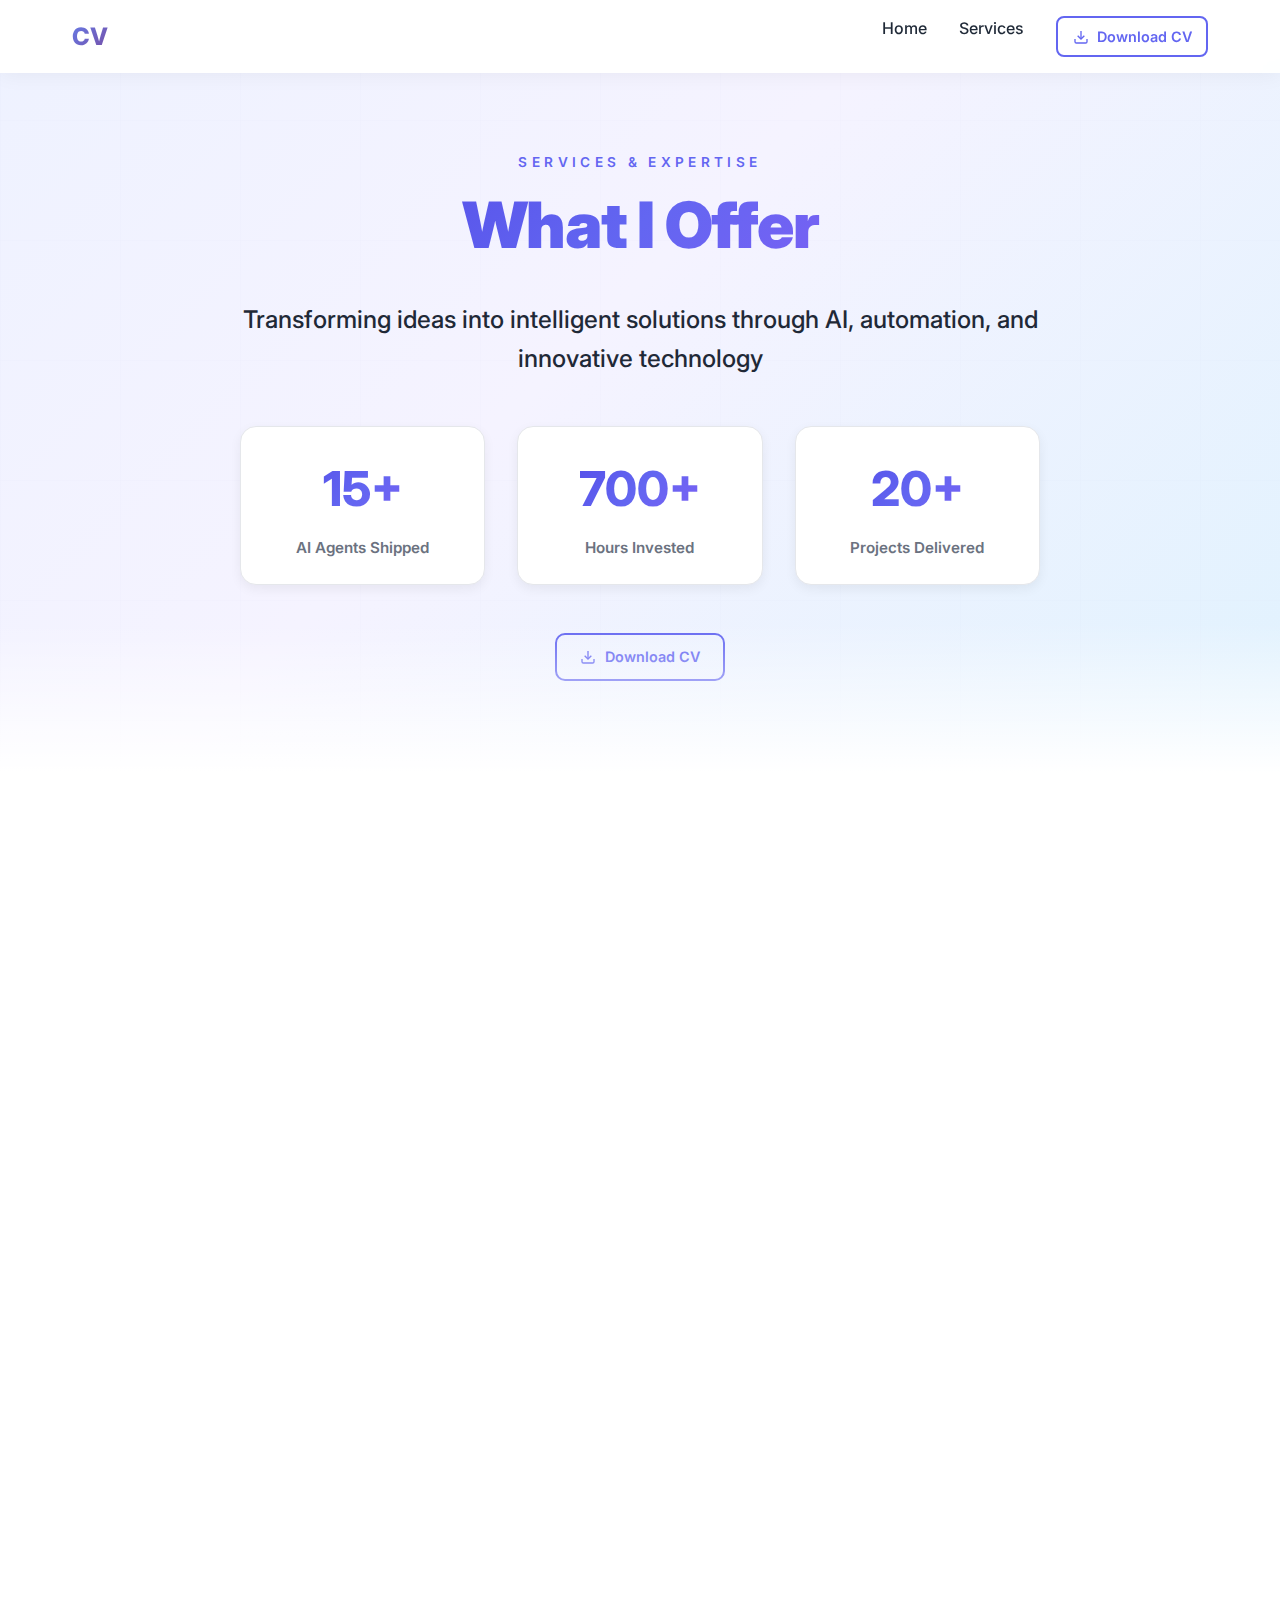
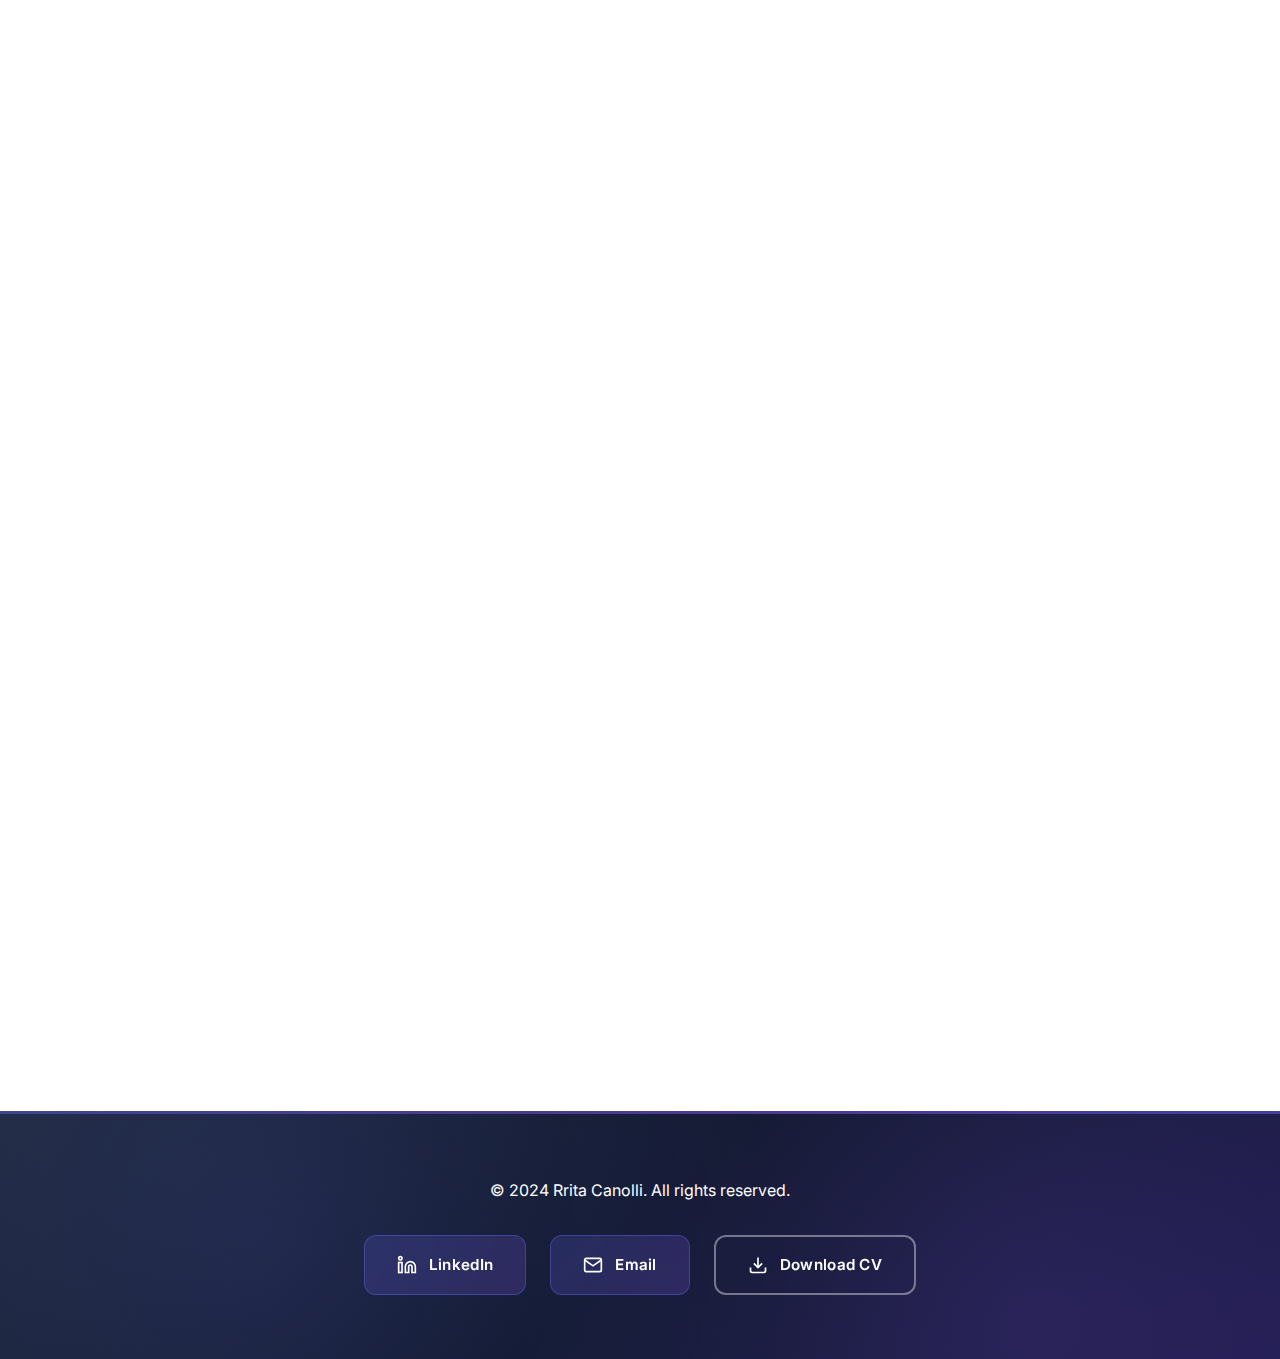
<file: services.html>
<!DOCTYPE html>
<html lang="en">

<head>
    <meta charset="UTF-8">
    <meta name="viewport" content="width=device-width, initial-scale=1.0">
    <title>Services - Rrita Canolli</title>
    <link rel="stylesheet" href="styles.css">
    <link rel="preconnect" href="https://fonts.googleapis.com">
    <link rel="preconnect" href="https://fonts.gstatic.com" crossorigin>
    <link href="https://fonts.googleapis.com/css2?family=Inter:wght@300;400;500;600;700;800&display=swap"
        rel="stylesheet">
</head>

<body>
    <!-- Navigation -->
    <nav class="navbar">
        <div class="nav-container">
            <div class="nav-logo"><a href="index.html" style="text-decoration: none; color: inherit;">CV</a></div>
            <ul class="nav-menu">
                <li><a href="index.html" class="nav-link">Home</a></li>
                <li><a href="services.html" class="nav-link">Services</a></li>
                <li><a href="Generated CV Rrita Canolli.pdf" download="Rrita_Canolli_CV.pdf"
                        class="nav-link nav-link-download">
                        <svg width="16" height="16" viewBox="0 0 24 24" fill="none" stroke="currentColor"
                            stroke-width="2">
                            <path d="M21 15v4a2 2 0 0 1-2 2H5a2 2 0 0 1-2-2v-4"></path>
                            <polyline points="7 10 12 15 17 10"></polyline>
                            <line x1="12" y1="15" x2="12" y2="3"></line>
                        </svg>
                        Download CV
                    </a></li>
            </ul>
            <div class="hamburger">
                <span></span>
                <span></span>
                <span></span>
            </div>
        </div>
    </nav>

    <!-- Hero Section -->
    <section class="hero" style="min-height: 50vh; padding: 120px 0 60px;">
        <div class="hero-content">
            <div style="text-align: center; max-width: 800px; margin: 0 auto;">
                <p class="hero-note">Services & Expertise</p>
                <h1 class="hero-name" style="margin-bottom: 1.5rem;">What I Offer</h1>
                <p class="hero-tagline" style="max-width: 100%; margin-bottom: 3rem;">
                    Transforming ideas into intelligent solutions through AI, automation, and innovative technology
                </p>

                <!-- Stats Section -->
                <div
                    style="display: grid; grid-template-columns: repeat(auto-fit, minmax(200px, 1fr)); gap: 2rem; margin-top: 3rem;">
                    <div class="stat-box">
                        <div class="stat-number-large">15+</div>
                        <div class="stat-label-large">AI Agents Shipped</div>
                    </div>
                    <div class="stat-box">
                        <div class="stat-number-large">700+</div>
                        <div class="stat-label-large">Hours Invested</div>
                    </div>
                    <div class="stat-box">
                        <div class="stat-number-large">20+</div>
                        <div class="stat-label-large">Projects Delivered</div>
                    </div>
                </div>

                <!-- Download CV Button -->
                <div class="hero-download" style="margin-top: 3rem;">
                    <a href="Generated CV Rrita Canolli.pdf" download="Generated_Rrita_Canolli_CV.pdf" class="download-cv-btn">
                        <svg width="18" height="18" viewBox="0 0 24 24" fill="none" stroke="currentColor"
                            stroke-width="2">
                            <path d="M21 15v4a2 2 0 0 1-2 2H5a2 2 0 0 1-2-2v-4"></path>
                            <polyline points="7 10 12 15 17 10"></polyline>
                            <line x1="12" y1="15" x2="12" y2="3"></line>
                        </svg>
                        Download CV
                    </a>
                </div>
            </div>
        </div>
    </section>

    <!-- Skills Graph Section -->
    <section class="section section-alt">
        <div class="container">
            <h2 class="section-title">Expertise Overview</h2>
            <div
                style="display: grid; grid-template-columns: repeat(auto-fit, minmax(280px, 1fr)); gap: 2rem; margin-top: 3rem;">
                <div class="skill-graph-card">
                    <h3 style="font-size: 1.1rem; font-weight: 700; margin-bottom: 1.5rem; color: var(--text-primary);">
                        AI & Machine Learning</h3>
                    <div class="skill-bar-container">
                        <div class="skill-bar-label">
                            <span>LLM Development</span>
                            <span>95%</span>
                        </div>
                        <div class="skill-bar">
                            <div class="skill-bar-fill" style="width: 95%;"></div>
                        </div>
                    </div>
                    <div class="skill-bar-container">
                        <div class="skill-bar-label">
                            <span>AI Agents</span>
                            <span>90%</span>
                        </div>
                        <div class="skill-bar">
                            <div class="skill-bar-fill" style="width: 90%;"></div>
                        </div>
                    </div>
                    <div class="skill-bar-container">
                        <div class="skill-bar-label">
                            <span>Automation</span>
                            <span>88%</span>
                        </div>
                        <div class="skill-bar">
                            <div class="skill-bar-fill" style="width: 88%;"></div>
                        </div>
                    </div>
                </div>

                <div class="skill-graph-card">
                    <h3 style="font-size: 1.1rem; font-weight: 700; margin-bottom: 1.5rem; color: var(--text-primary);">
                        Product Development</h3>
                    <div class="skill-bar-container">
                        <div class="skill-bar-label">
                            <span>Full-Stack Development</span>
                            <span>85%</span>
                        </div>
                        <div class="skill-bar">
                            <div class="skill-bar-fill" style="width: 85%;"></div>
                        </div>
                    </div>
                    <div class="skill-bar-container">
                        <div class="skill-bar-label">
                            <span>Product Strategy</span>
                            <span>90%</span>
                        </div>
                        <div class="skill-bar">
                            <div class="skill-bar-fill" style="width: 90%;"></div>
                        </div>
                    </div>
                    <div class="skill-bar-container">
                        <div class="skill-bar-label">
                            <span>Rapid Prototyping</span>
                            <span>92%</span>
                        </div>
                        <div class="skill-bar">
                            <div class="skill-bar-fill" style="width: 92%;"></div>
                        </div>
                    </div>
                </div>

                <div class="skill-graph-card">
                    <h3 style="font-size: 1.1rem; font-weight: 700; margin-bottom: 1.5rem; color: var(--text-primary);">
                        Business & Leadership</h3>
                    <div class="skill-bar-container">
                        <div class="skill-bar-label">
                            <span>Consulting</span>
                            <span>88%</span>
                        </div>
                        <div class="skill-bar">
                            <div class="skill-bar-fill" style="width: 88%;"></div>
                        </div>
                    </div>
                    <div class="skill-bar-container">
                        <div class="skill-bar-label">
                            <span>Team Leadership</span>
                            <span>85%</span>
                        </div>
                        <div class="skill-bar">
                            <div class="skill-bar-fill" style="width: 85%;"></div>
                        </div>
                    </div>
                    <div class="skill-bar-container">
                        <div class="skill-bar-label">
                            <span>Public Speaking</span>
                            <span>90%</span>
                        </div>
                        <div class="skill-bar">
                            <div class="skill-bar-fill" style="width: 90%;"></div>
                        </div>
                    </div>
                </div>
            </div>
        </div>
    </section>

    <!-- Services Section -->
    <section class="section">
        <div class="container">
            <h2 class="section-title">Services</h2>
            <div class="services-grid">
                <div class="service-card service-card-premium">
                    <div class="service-badge">Most Popular</div>
                    <div class="service-icon-wrapper">
                        <svg class="service-icon" width="28" height="28" viewBox="0 0 24 24" fill="none"
                            stroke="currentColor" stroke-width="2">
                            <polyline points="22 12 18 12 15 21 9 3 6 12 2 12"></polyline>
                        </svg>
                    </div>
                    <h3>AI Agent Development</h3>
                    <p>Custom AI agents and automation systems tailored to your business needs. From chatbots to
                        intelligent workflow assistants that transform your operations.</p>
                    <div class="service-features">
                        <div class="service-feature">
                            <svg width="16" height="16" viewBox="0 0 24 24" fill="none" stroke="currentColor"
                                stroke-width="2">
                                <polyline points="20 6 9 17 4 12"></polyline>
                            </svg>
                            <span>LLM-based assistants</span>
                        </div>
                        <div class="service-feature">
                            <svg width="16" height="16" viewBox="0 0 24 24" fill="none" stroke="currentColor"
                                stroke-width="2">
                                <polyline points="20 6 9 17 4 12"></polyline>
                            </svg>
                            <span>Workflow automation</span>
                        </div>
                        <div class="service-feature">
                            <svg width="16" height="16" viewBox="0 0 24 24" fill="none" stroke="currentColor"
                                stroke-width="2">
                                <polyline points="20 6 9 17 4 12"></polyline>
                            </svg>
                            <span>Custom AI solutions</span>
                        </div>
                    </div>
                </div>

                <div class="service-card">
                    <div class="service-icon-wrapper">
                        <svg class="service-icon" width="28" height="28" viewBox="0 0 24 24" fill="none"
                            stroke="currentColor" stroke-width="2">
                            <path d="M12 2L2 7l10 5 10-5-10-5z"></path>
                            <path d="M2 17l10 5 10-5"></path>
                            <path d="M2 12l10 5 10-5"></path>
                        </svg>
                    </div>
                    <h3>Product Development</h3>
                    <p>End-to-end product development from concept to deployment. Building scalable, user-centered
                        solutions that drive growth.</p>
                    <div class="service-features">
                        <div class="service-feature">
                            <svg width="16" height="16" viewBox="0 0 24 24" fill="none" stroke="currentColor"
                                stroke-width="2">
                                <polyline points="20 6 9 17 4 12"></polyline>
                            </svg>
                            <span>MVP development</span>
                        </div>
                        <div class="service-feature">
                            <svg width="16" height="16" viewBox="0 0 24 24" fill="none" stroke="currentColor"
                                stroke-width="2">
                                <polyline points="20 6 9 17 4 12"></polyline>
                            </svg>
                            <span>Rapid prototyping</span>
                        </div>
                        <div class="service-feature">
                            <svg width="16" height="16" viewBox="0 0 24 24" fill="none" stroke="currentColor"
                                stroke-width="2">
                                <polyline points="20 6 9 17 4 12"></polyline>
                            </svg>
                            <span>Product strategy</span>
                        </div>
                    </div>
                </div>

                <div class="service-card">
                    <div class="service-icon-wrapper">
                        <svg class="service-icon" width="28" height="28" viewBox="0 0 24 24" fill="none"
                            stroke="currentColor" stroke-width="2">
                            <path d="M12 20h9"></path>
                            <path d="M16.5 3.5a2.121 2.121 0 0 1 3 3L7 19l-4 1 1-4L16.5 3.5z"></path>
                        </svg>
                    </div>
                    <h3>Consulting & Strategy</h3>
                    <p>Strategic guidance on AI implementation, digital transformation, and innovation initiatives to
                        accelerate your business.</p>
                    <div class="service-features">
                        <div class="service-feature">
                            <svg width="16" height="16" viewBox="0 0 24 24" fill="none" stroke="currentColor"
                                stroke-width="2">
                                <polyline points="20 6 9 17 4 12"></polyline>
                            </svg>
                            <span>AI strategy consulting</span>
                        </div>
                        <div class="service-feature">
                            <svg width="16" height="16" viewBox="0 0 24 24" fill="none" stroke="currentColor"
                                stroke-width="2">
                                <polyline points="20 6 9 17 4 12"></polyline>
                            </svg>
                            <span>Digital transformation</span>
                        </div>
                        <div class="service-feature">
                            <svg width="16" height="16" viewBox="0 0 24 24" fill="none" stroke="currentColor"
                                stroke-width="2">
                                <polyline points="20 6 9 17 4 12"></polyline>
                            </svg>
                            <span>Innovation workshops</span>
                        </div>
                    </div>
                </div>

                <div class="service-card">
                    <div class="service-icon-wrapper">
                        <svg class="service-icon" width="28" height="28" viewBox="0 0 24 24" fill="none"
                            stroke="currentColor" stroke-width="2">
                            <path d="M21 15a2 2 0 0 1-2 2H7l-4 4V5a2 2 0 0 1 2-2h14a2 2 0 0 1 2 2z"></path>
                        </svg>
                    </div>
                    <h3>Training & Workshops</h3>
                    <p>Educational programs and workshops on AI, automation, and modern development practices to upskill
                        your team.</p>
                    <div class="service-features">
                        <div class="service-feature">
                            <svg width="16" height="16" viewBox="0 0 24 24" fill="none" stroke="currentColor"
                                stroke-width="2">
                                <polyline points="20 6 9 17 4 12"></polyline>
                            </svg>
                            <span>AI & ML training</span>
                        </div>
                        <div class="service-feature">
                            <svg width="16" height="16" viewBox="0 0 24 24" fill="none" stroke="currentColor"
                                stroke-width="2">
                                <polyline points="20 6 9 17 4 12"></polyline>
                            </svg>
                            <span>Team workshops</span>
                        </div>
                        <div class="service-feature">
                            <svg width="16" height="16" viewBox="0 0 24 24" fill="none" stroke="currentColor"
                                stroke-width="2">
                                <polyline points="20 6 9 17 4 12"></polyline>
                            </svg>
                            <span>Technical mentorship</span>
                        </div>
                    </div>
                </div>

                <div class="service-card">
                    <div class="service-icon-wrapper">
                        <svg class="service-icon" width="28" height="28" viewBox="0 0 24 24" fill="none"
                            stroke="currentColor" stroke-width="2">
                            <path
                                d="M21 16V8a2 2 0 0 0-1-1.73l-7-4a2 2 0 0 0-2 0l-7 4A2 2 0 0 0 3 8v8a2 2 0 0 0 1 1.73l7 4a2 2 0 0 0 2 0l7-4A2 2 0 0 0 21 16z">
                            </path>
                            <polyline points="3.27 6.96 12 12.01 20.73 6.96"></polyline>
                            <line x1="12" y1="22.08" x2="12" y2="12"></line>
                        </svg>
                    </div>
                    <h3>Custom Solutions</h3>
                    <p>Bespoke software solutions designed to solve your unique challenges and drive measurable business
                        value.</p>
                    <div class="service-features">
                        <div class="service-feature">
                            <svg width="16" height="16" viewBox="0 0 24 24" fill="none" stroke="currentColor"
                                stroke-width="2">
                                <polyline points="20 6 9 17 4 12"></polyline>
                            </svg>
                            <span>Custom software development</span>
                        </div>
                        <div class="service-feature">
                            <svg width="16" height="16" viewBox="0 0 24 24" fill="none" stroke="currentColor"
                                stroke-width="2">
                                <polyline points="20 6 9 17 4 12"></polyline>
                            </svg>
                            <span>System integration</span>
                        </div>
                        <div class="service-feature">
                            <svg width="16" height="16" viewBox="0 0 24 24" fill="none" stroke="currentColor"
                                stroke-width="2">
                                <polyline points="20 6 9 17 4 12"></polyline>
                            </svg>
                            <span>Technical problem-solving</span>
                        </div>
                    </div>
                </div>

                <div class="service-card service-card-cta">
                    <div class="service-icon-wrapper">
                        <svg class="service-icon" width="28" height="28" viewBox="0 0 24 24" fill="none"
                            stroke="currentColor" stroke-width="2">
                            <circle cx="12" cy="12" r="10"></circle>
                            <line x1="12" y1="8" x2="12" y2="16"></line>
                            <line x1="8" y1="12" x2="16" y2="12"></line>
                        </svg>
                    </div>
                    <h3>Let's Collaborate</h3>
                    <p>Have a unique project or challenge? I'm always open to exploring new opportunities and innovative
                        solutions that push boundaries.</p>
                    <div class="service-cta-button">
                        <a href="mailto:rritacanolli@gmail.com" class="cta-link">
                            <svg width="18" height="18" viewBox="0 0 24 24" fill="none" stroke="currentColor"
                                stroke-width="2">
                                <path d="M4 4h16c1.1 0 2 .9 2 2v12c0 1.1-.9 2-2 2H4c-1.1 0-2-.9-2-2V6c0-1.1.9-2 2-2z">
                                </path>
                                <polyline points="22,6 12,13 2,6"></polyline>
                            </svg>
                            Get in Touch
                        </a>
                    </div>
                </div>
            </div>
        </div>
    </section>

    <!-- Footer -->
    <footer class="footer">
        <div class="container">
            <div class="footer-content">
                <p>&copy; 2024 Rrita Canolli. All rights reserved.</p>
                <div class="footer-links">
                    <a href="https://www.linkedin.com/in/rritacanolli" target="_blank" rel="noopener"
                        class="footer-link">
                        <svg width="20" height="20" viewBox="0 0 24 24" fill="none" stroke="currentColor"
                            stroke-width="2">
                            <path d="M16 8a6 6 0 0 1 6 6v7h-4v-7a2 2 0 0 0-2-2 2 2 0 0 0-2 2v7h-4v-7a6 6 0 0 1 6-6z">
                            </path>
                            <rect x="2" y="9" width="4" height="12"></rect>
                            <circle cx="4" cy="4" r="2"></circle>
                        </svg>
                        LinkedIn
                    </a>
                    <a href="mailto:rritacanolli@gmail.com" class="footer-link">
                        <svg width="20" height="20" viewBox="0 0 24 24" fill="none" stroke="currentColor"
                            stroke-width="2">
                            <path d="M4 4h16c1.1 0 2 .9 2 2v12c0 1.1-.9 2-2 2H4c-1.1 0-2-.9-2-2V6c0-1.1.9-2 2-2z">
                            </path>
                            <polyline points="22,6 12,13 2,6"></polyline>
                        </svg>
                        Email
                    </a>
                    <a href="Generated CV Rrita Canolli.pdf" download="Rrita_Canolli_CV.pdf"
                        class="footer-link footer-link-download">
                        <svg width="20" height="20" viewBox="0 0 24 24" fill="none" stroke="currentColor"
                            stroke-width="2">
                            <path d="M21 15v4a2 2 0 0 1-2 2H5a2 2 0 0 1-2-2v-4"></path>
                            <polyline points="7 10 12 15 17 10"></polyline>
                            <line x1="12" y1="15" x2="12" y2="3"></line>
                        </svg>
                        Download CV
                    </a>
                </div>
            </div>
        </div>
    </footer>

    <script src="script.js"></script>
</body>

</html>
</file>
<file: styles.css>
.hero-visual {
    flex: 0 0 320px;
    display: flex;
    flex-direction: column;
    align-items: center;
    gap: 1.2rem;
}

.hero-photo {
    width: 100%;
    aspect-ratio: 3 / 4;
    border-radius: 26px;
    background: linear-gradient(135deg, rgba(99, 102, 241, 0.12) 0%, rgba(14, 165, 233, 0.12) 100%);
    border: 2px dashed rgba(99, 102, 241, 0.35);
    display: flex;
    align-items: center;
    justify-content: center;
    position: relative;
    overflow: hidden;
    box-shadow: 0 25px 50px rgba(79, 70, 229, 0.18);
}

.hero-photo img {
    width: 100%;
    height: 100%;
    object-fit: cover;
}

.hero-photo::after {
    content: '';
    position: absolute;
    inset: 12px;
    border-radius: 22px;
    border: 1px solid rgba(255, 255, 255, 0.6);
    opacity: 0.4;
    pointer-events: none;
}

.hero-photo-placeholder {
    font-size: 0.95rem;
    font-weight: 600;
    text-transform: uppercase;
    letter-spacing: 0.2em;
    color: var(--primary-dark);
    text-align: center;
}

.hero-badges {
    display: flex;
    flex-wrap: wrap;
    justify-content: center;
    gap: 0.6rem;
}

.hero-badge {
    padding: 0.4rem 0.9rem;
    background: var(--gradient-1);
    color: white;
    border-radius: 999px;
    font-size: 0.8rem;
    font-weight: 600;
    box-shadow: 0 10px 20px rgba(99, 102, 241, 0.25);
    letter-spacing: 0.02em;
    transition: all 0.3s cubic-bezier(0.4, 0, 0.2, 1);
    cursor: default;
}

.hero-badge:hover {
    transform: translateY(-2px) scale(1.05);
    box-shadow: 0 14px 28px rgba(99, 102, 241, 0.35);
}

* {
    margin: 0;
    padding: 0;
    box-sizing: border-box;
}

:root {
    --primary-color: #6366f1;
    --primary-dark: #4f46e5;
    --secondary-color: #8b5cf6;
    --accent-color: #ec4899;
    --text-primary: #1f2937;
    --text-secondary: #6b7280;
    --bg-primary: #ffffff;
    --bg-secondary: #f9fafb;
    --bg-alt: #f3f4f6;
    --border-color: #e5e7eb;
    --gold: #fbbf24;
    --silver: #9ca3af;
    --bronze: #d97706;
    --gradient-1: linear-gradient(135deg, #667eea 0%, #764ba2 100%);
    --gradient-2: linear-gradient(135deg, #f093fb 0%, #f5576c 100%);
    --gradient-3: linear-gradient(135deg, #4facfe 0%, #00f2fe 100%);
}

body {
    font-family: 'Inter', -apple-system, BlinkMacSystemFont, 'Segoe UI', sans-serif;
    line-height: 1.6;
    color: var(--text-primary);
    background-color: var(--bg-primary);
    overflow-x: hidden;
}

.container {
    max-width: 1200px;
    margin: 0 auto;
    padding: 0 2rem;
}

/* Navigation */
.navbar {
    position: fixed;
    top: 0;
    width: 100%;
    background: rgba(255, 255, 255, 0.95);
    backdrop-filter: blur(10px);
    box-shadow: 0 2px 20px rgba(0, 0, 0, 0.05);
    z-index: 1000;
    transition: all 0.3s ease;
}

.nav-container {
    max-width: 1200px;
    margin: 0 auto;
    padding: 1rem 2rem;
    display: flex;
    justify-content: space-between;
    align-items: center;
}

.nav-logo {
    font-size: 1.5rem;
    font-weight: 800;
    background: var(--gradient-1);
    -webkit-background-clip: text;
    -webkit-text-fill-color: transparent;
    background-clip: text;
}

.nav-menu {
    display: flex;
    list-style: none;
    gap: 2rem;
}

.nav-link {
    text-decoration: none;
    color: var(--text-primary);
    font-weight: 500;
    transition: color 0.3s ease;
    position: relative;
}

.nav-link::after {
    content: '';
    position: absolute;
    bottom: -5px;
    left: 0;
    width: 0;
    height: 2px;
    background: var(--gradient-1);
    transition: width 0.3s ease;
}

.nav-link:hover {
    color: var(--primary-color);
}

.nav-link:hover::after {
    width: 100%;
}

.nav-link.active {
    color: var(--primary-color);
}

.nav-link.active::after {
    width: 100%;
}

.nav-link-download {
    display: flex;
    align-items: center;
    gap: 0.5rem;
    background: transparent;
    color: var(--primary-color) !important;
    border: 2px solid var(--primary-color);
    padding: 0.45rem 0.9rem;
    border-radius: 8px;
    font-weight: 600;
    transition: all 0.3s ease;
    font-size: 0.9rem;
}

.nav-link-download::after {
    display: none;
}

.nav-link-download:hover {
    transform: translateY(-2px);
    background: rgba(99, 102, 241, 0.05);
    border-color: var(--primary-dark);
    color: var(--primary-dark) !important;
    box-shadow: 0 4px 12px rgba(99, 102, 241, 0.2);
}

.nav-link-download svg {
    width: 16px;
    height: 16px;
}

.hamburger {
    display: none;
    flex-direction: column;
    cursor: pointer;
    gap: 5px;
}

.hamburger span {
    width: 25px;
    height: 3px;
    background: var(--text-primary);
    border-radius: 3px;
    transition: all 0.3s ease;
}

/* Hero Section */
.hero {
    min-height: 100vh;
    display: flex;
    align-items: center;
    justify-content: center;
    background: linear-gradient(135deg, #eef2ff 0%, #f5f3ff 45%, #e0f2fe 100%);
    position: relative;
    overflow: hidden;
    padding: 100px 0 60px;
    color: var(--text-primary);
    z-index: 1;
    isolation: isolate;
}

.hero::after {
    content: '';
    position: absolute;
    bottom: 0;
    left: 0;
    right: 0;
    height: 150px;
    background: linear-gradient(to bottom, transparent 0%, var(--bg-primary) 100%);
    pointer-events: none;
    z-index: 2;
}

.hero::before {
    content: '';
    position: absolute;
    top: 0;
    left: 0;
    right: 0;
    bottom: 0;
    background: url('data:image/svg+xml,<svg width="120" height="120" xmlns="http://www.w3.org/2000/svg"><defs><pattern id="grid" width="120" height="120" patternUnits="userSpaceOnUse"><path d="M 120 0 L 0 0 0 120" fill="none" stroke="rgba(148, 163, 184, 0.15)" stroke-width="1"/></pattern></defs><rect width="100%" height="100%" fill="url(%23grid)"/></svg>');
    opacity: 0.25;
}

.hero-content {
    position: relative;
    z-index: 1;
    max-width: 1200px;
    padding: 2rem;
    color: var(--text-primary);
}

.hero-wrapper {
    display: flex;
    align-items: flex-start;
    gap: 3.5rem;
    flex-wrap: wrap;
}

.hero-text {
    flex: 1 1 480px;
    display: flex;
    flex-direction: column;
    gap: 1.5rem;
}

.hero-note {
    font-size: 0.85rem;
    letter-spacing: 0.32em;
    text-transform: uppercase;
    color: var(--primary-color);
    font-weight: 600;
}

.hero-name {
    font-size: clamp(3rem, 5vw, 4.2rem);
    font-weight: 900;
    letter-spacing: -0.02em;
    background: linear-gradient(135deg, var(--primary-dark) 0%, var(--primary-color) 50%, var(--secondary-color) 100%);
    -webkit-background-clip: text;
    -webkit-text-fill-color: transparent;
    background-clip: text;
}

.hero-tagline {
    font-size: clamp(1.05rem, 1.9vw, 1.6rem);
    font-weight: 500;
    max-width: 620px;
    line-height: 1.6;
}

.hero-meta {
    display: flex;
    flex-wrap: wrap;
    gap: 0.7rem;
    margin-bottom: 0.5rem;
}

.hero-meta-item {
    display: inline-flex;
    align-items: center;
    gap: 0.5rem;
    padding: 0.55rem 1.05rem;
    border-radius: 999px;
    background: rgba(99, 102, 241, 0.12);
    border: 1px solid rgba(99, 102, 241, 0.25);
    color: var(--text-primary);
    font-size: 0.9rem;
}

.hero-meta-icon {
    width: 16px;
    height: 16px;
    flex-shrink: 0;
    opacity: 0.8;
}

.hero-link {
    color: var(--primary-dark);
    text-decoration: none;
    font-weight: 600;
    transition: color 0.3s ease, transform 0.3s ease;
}

.hero-link:hover {
    color: var(--accent-color);
    transform: translateY(-1px);
}

.hero-tags {
    display: flex;
    flex-wrap: wrap;
    gap: 0.6rem;
}

.hero-tag {
    padding: 0.4rem 0.9rem;
    border-radius: 999px;
    background: var(--bg-primary);
    border: 1px solid var(--border-color);
    font-size: 0.85rem;
    font-weight: 600;
    color: var(--primary-dark);
    box-shadow: 0 4px 12px rgba(99, 102, 241, 0.1);
    transition: all 0.3s cubic-bezier(0.4, 0, 0.2, 1);
    cursor: default;
}

.hero-tag:hover {
    transform: translateY(-2px);
    box-shadow: 0 6px 20px rgba(99, 102, 241, 0.2);
    border-color: var(--primary-color);
    background: linear-gradient(135deg, rgba(99, 102, 241, 0.05) 0%, rgba(139, 92, 246, 0.05) 100%);
}

.hero-stats {
    display: flex;
    flex-wrap: wrap;
    gap: 2rem;
    margin-top: 1.5rem;
}

.hero-download {
    margin-top: 2rem;
}

.download-cv-btn {
    display: inline-flex;
    align-items: center;
    gap: 0.6rem;
    padding: 0.65rem 1.4rem;
    background: transparent;
    color: var(--primary-color);
    border: 2px solid var(--primary-color);
    border-radius: 10px;
    font-weight: 600;
    text-decoration: none;
    transition: all 0.3s cubic-bezier(0.4, 0, 0.2, 1);
    font-size: 0.9rem;
}

.download-cv-btn:hover {
    transform: translateY(-2px);
    background: rgba(99, 102, 241, 0.05);
    border-color: var(--primary-dark);
    color: var(--primary-dark);
    box-shadow: 0 4px 12px rgba(99, 102, 241, 0.2);
}

.download-cv-btn svg {
    width: 16px;
    height: 16px;
}

.stat-item {
    text-align: left;
    transition: transform 0.3s cubic-bezier(0.4, 0, 0.2, 1);
}

.stat-item:hover {
    transform: translateY(-3px);
}

.stat-item:hover .stat-number {
    box-shadow: 0 16px 35px rgba(99, 102, 241, 0.2);
    border-color: rgba(99, 102, 241, 0.4);
    background: linear-gradient(135deg, var(--bg-primary) 0%, rgba(99, 102, 241, 0.03) 100%);
}

.stat-number {
    font-size: 2.6rem;
    font-weight: 800;
    margin-bottom: 0.4rem;
    background: var(--bg-primary);
    padding: 0.75rem 1.4rem;
    border-radius: 16px;
    border: 1px solid rgba(99, 102, 241, 0.25);
    box-shadow: 0 12px 25px rgba(99, 102, 241, 0.12);
    color: var(--primary-dark);
    transition: all 0.3s cubic-bezier(0.4, 0, 0.2, 1);
    position: relative;
}

.stat-number::before {
    content: '';
    position: absolute;
    inset: 0;
    border-radius: 16px;
    padding: 1px;
    background: linear-gradient(135deg, rgba(99, 102, 241, 0.3), rgba(139, 92, 246, 0.3));
    -webkit-mask: linear-gradient(#fff 0 0) content-box, linear-gradient(#fff 0 0);
    -webkit-mask-composite: xor;
    mask: linear-gradient(#fff 0 0) content-box, linear-gradient(#fff 0 0);
    mask-composite: exclude;
    opacity: 0;
    transition: opacity 0.3s ease;
}

.stat-item:hover .stat-number::before {
    opacity: 1;
}

.stat-label {
    font-size: 0.85rem;
    font-weight: 600;
    color: var(--text-secondary);
    letter-spacing: 0.01em;
}

.scroll-indicator {
    position: absolute;
    bottom: 30px;
    left: 50%;
    transform: translateX(-50%);
    z-index: 1;
}

.mouse {
    width: 30px;
    height: 50px;
    border: 2px solid rgba(255, 255, 255, 0.7);
    border-radius: 15px;
    position: relative;
}

.mouse::before {
    content: '';
    position: absolute;
    top: 8px;
    left: 50%;
    transform: translateX(-50%);
    width: 4px;
    height: 8px;
    background: rgba(255, 255, 255, 0.7);
    border-radius: 2px;
    animation: scroll 2s infinite;
}

@keyframes scroll {

    0%,
    100% {
        opacity: 1;
        transform: translateX(-50%) translateY(0);
    }

    50% {
        opacity: 0.5;
        transform: translateX(-50%) translateY(10px);
    }
}

/* Summary Strip */
.summary-strip {
    background: linear-gradient(135deg, rgba(99, 102, 241, 0.08) 0%, rgba(139, 92, 246, 0.08) 100%);
    border-top: 1px solid rgba(99, 102, 241, 0.15);
    border-bottom: 1px solid rgba(99, 102, 241, 0.15);
    padding: 1.5rem 0;
    position: sticky;
    top: 80px;
    z-index: 100;
    backdrop-filter: blur(10px);
}

.summary-content {
    text-align: center;
}

.summary-text {
    font-size: clamp(0.95rem, 1.5vw, 1.1rem);
    color: var(--text-primary);
    font-weight: 500;
    margin: 0;
    letter-spacing: 0.02em;
    line-height: 1.6;
}

/* Sections */
.section {
    padding: 6rem 0;
    position: relative;
    opacity: 0;
    transform: translateY(40px);
    transition: opacity 0.8s cubic-bezier(0.4, 0, 0.2, 1), transform 0.8s cubic-bezier(0.4, 0, 0.2, 1);
    will-change: opacity, transform;
    z-index: 10;
}

.section.visible {
    opacity: 1;
    transform: translateY(0);
}

#achievements {
    z-index: 20;
    position: relative;
    background: var(--bg-primary);
    margin-top: 0;
    padding-top: 4rem;
    transform: none !important;
    opacity: 0;
    transition: opacity 0.8s cubic-bezier(0.4, 0, 0.2, 1) !important;
}

#achievements.visible {
    transform: none !important;
    opacity: 1;
}

/* Education - Simple slide up */
#education {
    padding-top: 10rem;
    background: var(--bg-primary);
    position: relative;
    z-index: 0;
}

.achievement-card {
    opacity: 1;
}

.section-alt {
    background-color: var(--bg-secondary);
}

.section-title {
    font-size: clamp(2rem, 4vw, 3rem);
    font-weight: 800;
    text-align: center;
    margin-bottom: 4rem;
    background: var(--gradient-1);
    -webkit-background-clip: text;
    -webkit-text-fill-color: transparent;
    background-clip: text;
    position: relative;
}

.section-title::after {
    content: '';
    position: absolute;
    bottom: -10px;
    left: 50%;
    transform: translateX(-50%);
    width: 80px;
    height: 4px;
    background: var(--gradient-1);
    border-radius: 2px;
}

.section-divider {
    width: 100%;
    height: 2px;
    background: linear-gradient(90deg, transparent 0%, var(--primary-color) 20%, var(--primary-color) 80%, transparent 100%);
    margin: 3rem 0;
    opacity: 0.3;
}


/* Timeline */
.timeline {
    position: relative;
    padding: 2rem 0;
}

.timeline::before {
    content: '';
    position: absolute;
    left: 30px;
    top: 0;
    bottom: 0;
    width: 3px;
    background: var(--gradient-1);
    border-radius: 2px;
}

.timeline-item {
    position: relative;
    padding-left: 80px;
    margin-bottom: 4rem;
    animation: fadeInUp 0.6s ease;
}

.timeline-marker {
    position: absolute;
    left: 20px;
    top: 0;
    width: 20px;
    height: 20px;
    background: var(--bg-primary);
    border: 4px solid var(--primary-color);
    border-radius: 50%;
    box-shadow: 0 0 0 4px var(--bg-primary);
}

.timeline-content {
    background: var(--bg-primary);
    padding: 2rem;
    border-radius: 15px;
    box-shadow: 0 4px 20px rgba(0, 0, 0, 0.08);
    transition: transform 0.3s ease, box-shadow 0.3s ease;
}

.timeline-subsections {
    display: flex;
    flex-direction: column;
    gap: 1.5rem;
    margin-top: 1.5rem;
}

.timeline-subsection {
    padding: 1.2rem 1.5rem;
    border-radius: 12px;
    background: var(--bg-secondary);
    border: 1px solid var(--border-color);
    box-shadow: inset 0 1px 0 rgba(255, 255, 255, 0.4);
}

.timeline-subsection h4 {
    font-size: 1.05rem;
    font-weight: 700;
    color: var(--primary-color);
    margin-bottom: 0.8rem;
    display: flex;
    align-items: center;
    gap: 0.5rem;
}

.timeline-content:hover {
    transform: translateY(-5px);
    box-shadow: 0 8px 30px rgba(0, 0, 0, 0.12);
}

.timeline-content h3 {
    font-size: 1.5rem;
    font-weight: 700;
    margin-bottom: 1rem;
    color: var(--primary-color);
}

.timeline-description {
    color: var(--text-secondary);
    margin-bottom: 1rem;
    line-height: 1.8;
}

.achievement-list {
    list-style: none;
    padding-left: 0;
}

.achievement-list li {
    padding: 0.5rem 0;
    padding-left: 1.5rem;
    position: relative;
    color: var(--text-primary);
}

.achievement-list li::before {
    content: '▸';
    position: absolute;
    left: 0;
    color: var(--primary-color);
    font-weight: bold;
}

/* Badges */
.badge {
    display: inline-block;
    padding: 0.4rem 1rem;
    border-radius: 20px;
    font-size: 0.85rem;
    font-weight: 600;
    margin-bottom: 1rem;
}

.badge-premium {
    background: linear-gradient(135deg, #fbbf24 0%, #f59e0b 100%);
    color: white;
}

.badge-scholarship {
    background: linear-gradient(135deg, #10b981 0%, #059669 100%);
    color: white;
}

.badge-language {
    background: linear-gradient(135deg, #3b82f6 0%, #2563eb 100%);
    color: white;
}

/* Experience Cards */
.experience-grid {
    display: grid;
    grid-template-columns: repeat(auto-fit, minmax(280px, 1fr));
    gap: 2rem;
}

/* When there are 5 experience cards, make the last one span 2 columns on desktop */
.experience-grid:has(.experience-card:nth-child(5):last-child) .experience-card:last-child {
    grid-column: span 2;
}

.experience-card {
    background: var(--bg-primary);
    padding: 2rem;
    border-radius: 15px;
    box-shadow: 0 4px 20px rgba(0, 0, 0, 0.08);
    transition: transform 0.3s ease, box-shadow 0.3s ease;
    border: 1px solid var(--border-color);
}

.experience-card:hover {
    transform: translateY(-5px);
    box-shadow: 0 8px 30px rgba(0, 0, 0, 0.12);
}

.card-header {
    display: flex;
    justify-content: space-between;
    align-items: baseline;
    margin-bottom: 1rem;
    flex-wrap: nowrap;
    gap: 1rem;
}

.card-header h3 {
    font-size: 1.3rem;
    font-weight: 700;
    color: var(--primary-color);
    flex: 1;
    min-width: 0;
}

.card-period {
    color: var(--text-secondary);
    font-size: 0.9rem;
    font-weight: 500;
    white-space: nowrap;
    flex-shrink: 0;
}

.card-badge {
    display: inline-block;
    padding: 0.3rem 0.8rem;
    background: var(--gradient-1);
    color: white;
    border-radius: 15px;
    font-size: 0.8rem;
    font-weight: 600;
    margin-bottom: 1rem;
}

.card-list {
    list-style: none;
    padding-left: 0;
}

.card-list li {
    padding: 0.5rem 0;
    padding-left: 1.5rem;
    position: relative;
    color: var(--text-primary);
}

.card-list li::before {
    content: '✓';
    position: absolute;
    left: 0;
    color: var(--primary-color);
    font-weight: bold;
}

/* Achievements */
.achievements-category {
    margin-bottom: 4rem;
}

.category-title {
    font-size: 1.5rem;
    font-weight: 700;
    margin-bottom: 2rem;
    color: var(--text-primary);
    display: flex;
    align-items: center;
    gap: 0.75rem;
}

.achievements-grid {
    display: grid;
    grid-template-columns: repeat(2, 1fr);
    gap: 1.5rem;
}

/* Hackathons spans full width */
.achievements-grid .hackathons-combined {
    grid-column: 1 / -1;
}

/* Scholarships and Recognitions side by side */
.achievements-grid .scholarship-combined,
.achievements-grid .recognitions-combined {
    grid-column: span 1;
}

.projects-grid:has(.project-card:nth-child(4):last-child) .project-card:last-child {
    grid-column: span 2;
}


.achievement-card {
    background: var(--bg-primary);
    padding: 2rem 1.5rem;
    border-radius: 18px;
    text-align: center;
    box-shadow: 0 4px 20px rgba(0, 0, 0, 0.08);
    transition: all 0.3s cubic-bezier(0.4, 0, 0.2, 1);
    border: 2px solid transparent;
    opacity: 1;
    position: relative;
    overflow: hidden;
}

.achievement-card::before {
    content: '';
    position: absolute;
    top: 0;
    left: 0;
    right: 0;
    height: 4px;
    background: linear-gradient(90deg, transparent, currentColor, transparent);
    opacity: 0;
    transition: opacity 0.3s ease;
}

.achievement-card:hover::before {
    opacity: 0.3;
}

#achievements:not(.visible) .achievement-card {
    opacity: 1;
    transform: translateY(0) scale(1);
}

.achievement-card:hover {
    transform: translateY(-8px) scale(1.02);
    box-shadow: 0 12px 35px rgba(0, 0, 0, 0.15);
    border-color: rgba(99, 102, 241, 0.3);
}

.achievement-card.gold {
    border-color: var(--gold);
    background: linear-gradient(135deg, rgba(251, 191, 36, 0.1) 0%, rgba(251, 191, 36, 0.05) 100%);
}

.achievement-card.silver {
    border-color: var(--silver);
    background: linear-gradient(135deg, rgba(156, 163, 175, 0.1) 0%, rgba(156, 163, 175, 0.05) 100%);
}

.achievement-card.bronze {
    border-color: var(--bronze);
    background: linear-gradient(135deg, rgba(217, 119, 6, 0.1) 0%, rgba(217, 119, 6, 0.05) 100%);
}

.achievement-card.premium {
    border-color: var(--primary-color);
    background: linear-gradient(135deg, rgba(99, 102, 241, 0.1) 0%, rgba(99, 102, 241, 0.05) 100%);
}

.scholarship-combined,
.hackathons-combined,
.recognitions-combined {
    text-align: left;
    grid-column: span 2;
    max-width: 100%;
}

.hackathons-combined .achievement-icon,
.recognitions-combined .achievement-icon,
.scholarship-combined .achievement-icon {
    margin: 0 0 1rem 0;
}

.scholarship-list {
    display: flex;
    flex-direction: column;
    gap: 0.75rem;
    margin-top: 1.5rem;
}

.scholarship-item {
    padding: 0.5rem 0;
    border-bottom: 1px solid rgba(99, 102, 241, 0.1);
    font-size: 0.95rem;
    line-height: 1.6;
    color: var(--text-primary);
}

.scholarship-item:last-child {
    border-bottom: none;
}

.scholarship-item strong {
    color: var(--primary-color);
    font-weight: 600;
    display: inline-block;
    margin-right: 0.5rem;
}

/* Hackathons - Gold/Orange theme */
.hackathons-combined {
    border-color: #f59e0b;
    background: linear-gradient(135deg, rgba(245, 158, 11, 0.1) 0%, rgba(245, 158, 11, 0.05) 100%);
}

.hackathons-combined .achievement-icon {
    color: #f59e0b;
}

.hackathons-combined .scholarship-item {
    border-bottom-color: rgba(245, 158, 11, 0.15);
}

.hackathons-combined .scholarship-item strong {
    color: #f59e0b;
}

/* Recognitions - Teal/Cyan theme */
.recognitions-combined {
    border-color: #14b8a6;
    background: linear-gradient(135deg, rgba(20, 184, 166, 0.1) 0%, rgba(20, 184, 166, 0.05) 100%);
}

.recognitions-combined .achievement-icon {
    color: #14b8a6;
}

.recognitions-combined .scholarship-item {
    border-bottom-color: rgba(20, 184, 166, 0.15);
}

.recognitions-combined .scholarship-item strong {
    color: #14b8a6;
}

.achievement-icon {
    width: 48px;
    height: 48px;
    margin: 0 auto 1rem;
    color: var(--primary-color);
    flex-shrink: 0;
}

.achievement-card.gold .achievement-icon {
    color: #fbbf24;
}

.achievement-card.silver .achievement-icon {
    color: #9ca3af;
}

.achievement-card.bronze .achievement-icon {
    color: #d97706;
}

.achievement-card.premium .achievement-icon {
    color: var(--primary-color);
}

.achievement-card h4 {
    font-size: 1.1rem;
    font-weight: 700;
    margin-bottom: 0.5rem;
    color: var(--text-primary);
    text-align: center;
}

.hackathons-combined h4,
.recognitions-combined h4,
.scholarship-combined h4 {
    text-align: left;
}

.achievement-card p {
    font-size: 0.9rem;
    color: var(--text-secondary);
    line-height: 1.6;
}

/* Projects */
.projects-grid {
    display: grid;
    grid-template-columns: repeat(auto-fill, minmax(300px, 1fr));
    gap: 1.5rem;
}

.project-card {
    background: var(--bg-primary);
    padding: 1.75rem;
    border-radius: 16px;
    box-shadow: 0 2px 12px rgba(0, 0, 0, 0.06);
    transition: all 0.3s cubic-bezier(0.4, 0, 0.2, 1);
    border: 1px solid var(--border-color);
    position: relative;
    overflow: hidden;
}

.project-card::before {
    content: '';
    position: absolute;
    top: 0;
    left: 0;
    width: 3px;
    height: 100%;
    background: var(--primary-color);
    opacity: 0;
    transition: opacity 0.3s ease;
}

.project-card:hover {
    transform: translateY(-4px);
    box-shadow: 0 8px 24px rgba(99, 102, 241, 0.15);
    border-color: rgba(99, 102, 241, 0.2);
}

.project-card:hover::before {
    opacity: 1;
}

.project-icon-wrapper {
    width: 48px;
    height: 48px;
    border-radius: 12px;
    background: linear-gradient(135deg, rgba(99, 102, 241, 0.1) 0%, rgba(139, 92, 246, 0.1) 100%);
    display: flex;
    align-items: center;
    justify-content: center;
    margin-bottom: 1.25rem;
    transition: all 0.3s ease;
}

.project-card:hover .project-icon-wrapper {
    background: linear-gradient(135deg, rgba(99, 102, 241, 0.15) 0%, rgba(139, 92, 246, 0.15) 100%);
    transform: scale(1.05);
}

.project-icon {
    color: var(--primary-color);
    width: 24px;
    height: 24px;
}

.project-card h3 {
    font-size: 1.2rem;
    font-weight: 700;
    margin-bottom: 0.75rem;
    color: var(--text-primary);
    line-height: 1.3;
}

.project-card p {
    color: var(--text-secondary);
    line-height: 1.7;
    font-size: 0.95rem;
}

.project-card-featured {
    background: linear-gradient(135deg, rgba(99, 102, 241, 0.03) 0%, rgba(139, 92, 246, 0.03) 100%);
    border-color: rgba(99, 102, 241, 0.2);
}

.project-card-featured::before {
    opacity: 0.5;
}

.project-card-more {
    border-color: rgba(20, 184, 166, 0.2);
    background: linear-gradient(135deg, rgba(20, 184, 166, 0.03) 0%, rgba(20, 184, 166, 0.01) 100%);
}

.project-card-more::before {
    background: #14b8a6;
}

.project-card-more .project-icon-wrapper {
    background: linear-gradient(135deg, rgba(20, 184, 166, 0.1) 0%, rgba(20, 184, 166, 0.1) 100%);
}

.project-card-more .project-icon {
    color: #14b8a6;
}

.project-card-more h3 {
    color: #14b8a6;
}

.project-card-more:hover {
    transform: translateY(-5px);
    box-shadow: 0 8px 30px rgba(20, 184, 166, 0.2);
}

/* Certifications */
.cert-grid {
    display: grid;
    grid-template-columns: 1fr 1fr;
    gap: 2rem;
    align-items: start;
}

.cert-category-large {
    grid-column: 1;
    grid-row: 1;
}

.cert-category-right {
    grid-column: 2;
    display: flex;
    flex-direction: column;
    gap: 2rem;
}

.cert-category {
    background: var(--bg-primary);
    padding: 1.5rem;
    border-radius: 15px;
    box-shadow: 0 4px 20px rgba(0, 0, 0, 0.08);
}

.cert-category-title {
    font-size: 1.2rem;
    font-weight: 700;
    margin-bottom: 1rem;
    color: var(--primary-color);
    padding-bottom: 0.75rem;
    border-bottom: 2px solid var(--border-color);
}

.cert-list {
    list-style: none;
    padding: 0;
    margin: 0;
    display: flex;
    flex-direction: column;
    gap: 0.5rem;
}

.cert-list li {
    padding: 0.5rem 0;
    color: var(--text-primary);
    font-size: 0.9rem;
    line-height: 1.6;
    border-bottom: 1px solid rgba(99, 102, 241, 0.08);
    position: relative;
    padding-left: 1.25rem;
    transition: color 0.2s ease;
}

.cert-list li:last-child {
    border-bottom: none;
}

.cert-list li::before {
    content: '';
    position: absolute;
    left: 0;
    top: 0.75rem;
    width: 6px;
    height: 6px;
    border-radius: 50%;
    background: var(--primary-color);
}

.cert-list li:hover {
    color: var(--primary-color);
}

/* Skills - Scroll-based stacking animation */
#skills {
    position: relative;
    overflow: visible;
}

.skills-container {
    display: flex;
    flex-direction: column;
    gap: 2.5rem;
    position: relative;
}

.skills-category {
    background: var(--bg-primary);
    padding: 2rem;
    border-radius: 15px;
    box-shadow: 0 4px 20px rgba(0, 0, 0, 0.08);
    position: relative;
    transition: transform 0.4s cubic-bezier(0.4, 0, 0.2, 1), box-shadow 0.4s ease;
    transform-origin: center;
    opacity: 1 !important;
    z-index: 1;
    margin-bottom: 2.5rem;
}

.skills-category.active {
    transform: scale(1) translateY(0);
    z-index: 10;
    box-shadow: 0 12px 40px rgba(0, 0, 0, 0.15);
    opacity: 1 !important;
}

.skills-category:not(.active) {
    transform: scale(0.98) translateY(10px);
    opacity: 1 !important;
}

.skills-category:nth-child(1) {
    z-index: 5;
}

.skills-category:nth-child(2) {
    z-index: 4;
}

.skills-category:nth-child(3) {
    z-index: 3;
}

.skills-category:nth-child(4) {
    z-index: 2;
}

.skills-category:nth-child(5) {
    z-index: 1;
}

.skills-category:nth-child(6) {
    z-index: 1;
}

.skills-category-title {
    font-size: 1.3rem;
    font-weight: 700;
    margin-bottom: 1rem;
    color: var(--primary-color);
    display: flex;
    align-items: center;
    gap: 0.75rem;
}

.skill-competency {
    font-size: 0.9rem;
    color: var(--text-secondary);
    line-height: 1.6;
    margin-bottom: 1.5rem;
    padding-left: 1.75rem;
    font-style: italic;
}

.category-icon {
    width: 20px;
    height: 20px;
    flex-shrink: 0;
    opacity: 0.9;
}

.skills-tags {
    display: flex;
    flex-wrap: wrap;
    gap: 0.8rem;
    position: relative;
    z-index: 2;
}

.skill-tag {
    padding: 0.65rem 1.3rem;
    background: linear-gradient(135deg, #6366f1 0%, #8b5cf6 50%, #a855f7 100%);
    color: white;
    border-radius: 25px;
    font-size: 0.9rem;
    font-weight: 600;
    transition: all 0.3s cubic-bezier(0.4, 0, 0.2, 1);
    opacity: 1 !important;
    box-shadow: 0 3px 10px rgba(99, 102, 241, 0.35), 0 1px 3px rgba(0, 0, 0, 0.1);
    border: 1px solid rgba(255, 255, 255, 0.2);
    position: relative;
    overflow: hidden;
    z-index: 1;
}

.skill-tag::before {
    content: '';
    position: absolute;
    top: 0;
    left: -100%;
    width: 100%;
    height: 100%;
    background: linear-gradient(90deg, transparent, rgba(255, 255, 255, 0.3), transparent);
    transition: left 0.5s ease;
}

.skill-tag:hover::before {
    left: 100%;
}

.skill-tag:hover {
    transform: translateY(-3px) scale(1.05);
    box-shadow: 0 6px 20px rgba(99, 102, 241, 0.5), 0 2px 6px rgba(0, 0, 0, 0.15);
    background: linear-gradient(135deg, #7c3aed 0%, #9333ea 50%, #a855f7 100%);
}

.skill-fluent {
    background: linear-gradient(135deg, #10b981 0%, #059669 50%, #047857 100%);
    box-shadow: 0 3px 10px rgba(16, 185, 129, 0.35), 0 1px 3px rgba(0, 0, 0, 0.1);
}

.skill-fluent:hover {
    background: linear-gradient(135deg, #059669 0%, #047857 50%, #065f46 100%);
    box-shadow: 0 6px 20px rgba(16, 185, 129, 0.5), 0 2px 6px rgba(0, 0, 0, 0.15);
}


/* Gallery */
.gallery-intro {
    text-align: center;
    color: var(--text-secondary);
    max-width: 720px;
    margin: 0 auto 2.5rem;
    font-size: 1rem;
}

.gallery-grid {
    display: grid;
    grid-template-columns: repeat(auto-fit, minmax(220px, 1fr));
    gap: 1.8rem;
}

.gallery-item {
    transition: transform 0.3s ease, box-shadow 0.3s ease;
}

.gallery-item:nth-child(odd) .gallery-frame {
    transform: rotate(-1.8deg);
}

.gallery-item:nth-child(even) .gallery-frame {
    transform: rotate(1.6deg);
}

.gallery-item:hover {
    transform: translateY(-6px);
}


.gallery-frame {
    background: var(--bg-primary);
    border-radius: 18px;
    padding: 1.2rem;
    border: 2px solid rgba(15, 23, 42, 0.08);
    box-shadow: 0 18px 35px rgba(15, 23, 42, 0.12);
    min-height: 240px;
    display: flex;
    align-items: center;
    justify-content: center;
    position: relative;
    overflow: hidden;
    transition: transform 0.3s ease;
    cursor: pointer;
    width: 100%;
    color: inherit;
    font: inherit;
    background-color: var(--bg-primary);
}

.gallery-frame img {
    width: 100%;
    height: 100%;
    object-fit: cover;
    border-radius: 12px;
    position: relative;
    z-index: 1;
}

.gallery-frame::after {
    content: '';
    position: absolute;
    inset: 12px;
    border-radius: 14px;
    border: 1px dashed rgba(99, 102, 241, 0.4);
    pointer-events: none;
}

.gallery-slot {
    font-weight: 600;
    text-transform: uppercase;
    letter-spacing: 0.24em;
    color: var(--text-secondary);
    font-size: 0.75rem;
    text-align: center;
}

.gallery-frame:focus-visible {
    outline: 3px solid rgba(99, 102, 241, 0.45);
    outline-offset: 4px;
}

.gallery-frame:hover {
    transform: translateY(-4px) scale(1.01);
}

.gallery-frame:hover::after {
    border-color: rgba(99, 102, 241, 0.55);
}

.gallery-frame:hover .gallery-slot {
    color: var(--primary-dark);
}

.lightbox {
    position: fixed;
    inset: 0;
    display: none;
    align-items: center;
    justify-content: center;
    z-index: 2000;
}

.lightbox.active {
    display: flex;
}

.lightbox-overlay {
    position: absolute;
    inset: 0;
    background: rgba(15, 23, 42, 0.55);
    backdrop-filter: blur(8px);
}

.lightbox-dialog {
    position: relative;
    background: var(--bg-primary);
    padding: 2.5rem 2.5rem 2rem;
    border-radius: 20px;
    max-width: 920px;
    width: min(92vw, 920px);
    box-shadow: 0 30px 80px rgba(15, 23, 42, 0.25);
    z-index: 1;
    display: flex;
    flex-direction: column;
    gap: 1.5rem;
}

.lightbox-close {
    position: absolute;
    top: 1rem;
    right: 1rem;
    background: transparent;
    border: none;
    font-size: 2rem;
    line-height: 1;
    cursor: pointer;
    color: var(--text-secondary);
    transition: transform 0.2s ease, color 0.2s ease;
}

.lightbox-close:hover,
.lightbox-close:focus-visible {
    color: var(--primary-dark);
    transform: scale(1.08);
    outline: none;
}

.lightbox-media {
    width: 100%;
    max-height: min(70vh, 560px);
    display: flex;
    align-items: center;
    justify-content: center;
    background: var(--bg-secondary);
    border-radius: 16px;
    overflow: hidden;
}

.lightbox-media img {
    width: 100%;
    height: 100%;
    object-fit: contain;
    background: var(--bg-secondary);
}

.lightbox-media .lightbox-placeholder {
    padding: 2.4rem 1.5rem;
    text-align: center;
    font-size: 1rem;
    letter-spacing: 0.2em;
    text-transform: uppercase;
    color: var(--text-secondary);
}

.lightbox-caption {
    margin: 0;
    font-size: 0.95rem;
    color: var(--text-secondary);
    text-align: center;
}

.lightbox-nav {
    display: flex;
    justify-content: space-between;
    gap: 1rem;
}

.lightbox-prev,
.lightbox-next {
    flex: 1;
    padding: 0.85rem 1.2rem;
    border-radius: 12px;
    border: none;
    background: var(--gradient-1);
    color: white;
    font-size: 1.1rem;
    font-weight: 600;
    cursor: pointer;
    transition: transform 0.2s ease, box-shadow 0.2s ease;
}

.lightbox-prev:hover,
.lightbox-next:hover,
.lightbox-prev:focus-visible,
.lightbox-next:focus-visible {
    transform: translateY(-2px);
    box-shadow: 0 12px 25px rgba(99, 102, 241, 0.25);
    outline: none;
}

.no-scroll {
    overflow: hidden;
}


/* Footer */
.footer {
    background: linear-gradient(135deg, #1e293b 0%, #0f172a 50%, #1e1b4b 100%);
    color: white;
    padding: 4rem 0;
    margin-top: 4rem;
    border-top: 3px solid transparent;
    border-image: linear-gradient(90deg, rgba(99, 102, 241, 0.5), rgba(139, 92, 246, 0.5), rgba(99, 102, 241, 0.5)) 1;
    position: relative;
    overflow: hidden;
}

.footer::before {
    content: '';
    position: absolute;
    top: 0;
    left: 0;
    right: 0;
    bottom: 0;
    background:
        radial-gradient(circle at 20% 50%, rgba(99, 102, 241, 0.15) 0%, transparent 50%),
        radial-gradient(circle at 80% 80%, rgba(139, 92, 246, 0.15) 0%, transparent 50%);
    pointer-events: none;
}

.footer-content {
    display: flex;
    flex-direction: column;
    align-items: center;
    gap: 2rem;
    position: relative;
    z-index: 1;
}

.footer-header {
    text-align: center;
    margin-bottom: 0.5rem;
}

.footer-name {
    font-size: 1.8rem;
    font-weight: 700;
    margin: 0 0 0.5rem 0;
    background: linear-gradient(135deg, #ffffff 0%, rgba(255, 255, 255, 0.9) 100%);
    -webkit-background-clip: text;
    -webkit-text-fill-color: transparent;
    background-clip: text;
    letter-spacing: 0.5px;
}

.footer-tagline {
    font-size: 0.95rem;
    opacity: 0.85;
    margin: 0;
    letter-spacing: 0.3px;
    font-weight: 400;
}

.footer-links {
    display: flex;
    gap: 1.5rem;
    flex-wrap: wrap;
    justify-content: center;
}

.footer-link {
    display: flex;
    align-items: center;
    gap: 0.75rem;
    color: white;
    text-decoration: none;
    font-size: 0.95rem;
    font-weight: 600;
    padding: 1rem 2rem;
    border-radius: 12px;
    background: linear-gradient(135deg, rgba(99, 102, 241, 0.2) 0%, rgba(139, 92, 246, 0.2) 100%);
    transition: all 0.3s ease;
    border: 1px solid rgba(99, 102, 241, 0.4);
    letter-spacing: 0.3px;
    backdrop-filter: blur(10px);
    position: relative;
    overflow: hidden;
}

.footer-link::before {
    content: '';
    position: absolute;
    top: 0;
    left: -100%;
    width: 100%;
    height: 100%;
    background: linear-gradient(90deg, transparent, rgba(255, 255, 255, 0.2), transparent);
    transition: left 0.5s ease;
}

.footer-link:hover::before {
    left: 100%;
}

.footer-link:hover {
    background: linear-gradient(135deg, rgba(99, 102, 241, 0.4) 0%, rgba(139, 92, 246, 0.4) 100%);
    transform: translateY(-3px);
    box-shadow: 0 8px 20px rgba(99, 102, 241, 0.4);
    border-color: rgba(99, 102, 241, 0.6);
}

.footer-link-download {
    background: transparent;
    border: 2px solid rgba(255, 255, 255, 0.4);
    color: white;
}

.footer-link-download:hover {
    background: rgba(255, 255, 255, 0.1);
    border-color: rgba(255, 255, 255, 0.6);
}

.footer-icon {
    width: 20px;
    height: 20px;
    flex-shrink: 0;
}

.footer-copyright {
    margin: 0;
    font-size: 0.9rem;
    opacity: 0.8;
    letter-spacing: 0.5px;
}

/* Animations */
@keyframes fadeInUp {
    from {
        opacity: 0;
        transform: translateY(30px);
    }

    to {
        opacity: 1;
        transform: translateY(0);
    }
}

/* Responsive Design */
@media (max-width: 768px) {
    .nav-menu {
        position: fixed;
        left: -100%;
        top: 70px;
        flex-direction: column;
        background: rgba(255, 255, 255, 0.98);
        width: 100%;
        text-align: center;
        transition: 0.3s;
        box-shadow: 0 10px 27px rgba(0, 0, 0, 0.05);
        padding: 2rem 0;
    }

    .nav-menu.active {
        left: 0;
    }

    .hamburger {
        display: flex;
    }

    .hamburger.active span:nth-child(1) {
        transform: rotate(45deg) translate(8px, 8px);
    }

    .hamburger.active span:nth-child(2) {
        opacity: 0;
    }

    .hamburger.active span:nth-child(3) {
        transform: rotate(-45deg) translate(7px, -7px);
    }

    .hero {
        padding: 90px 0 50px;
        min-height: auto;
    }

    .hero-content {
        padding: 1.5rem 1rem;
    }

    .hero-wrapper {
        flex-direction: column;
        align-items: center;
        text-align: center;
        gap: 2.5rem;
    }

    .hero-text {
        align-items: center;
        order: 2;
        flex: 1 1 100%;
        gap: 1.5rem;
        width: 100%;
    }

    .hero-visual {
        order: 1;
        width: 100%;
        max-width: 220px;
        margin-bottom: 0;
        flex: 0 0 auto;
        display: flex;
        flex-direction: column;
        align-items: center;
    }

    .hero-visual .hero-badges {
        display: none;
    }

    .hero-note {
        font-size: 0.7rem;
        letter-spacing: 0.15em;
        margin-bottom: 0.8rem;
    }

    .hero-name {
        font-size: 2.5rem;
        line-height: 1.15;
        margin-bottom: 0.8rem;
    }

    .hero-tags {
        justify-content: center;
        gap: 0.5rem;
        margin-bottom: 1rem;
        flex-wrap: wrap;
    }

    .hero-tag {
        font-size: 0.8rem;
        padding: 0.4rem 0.85rem;
    }

    .hero-meta {
        gap: 0.6rem;
        justify-content: center;
        flex-wrap: wrap;
        margin-bottom: 1rem;
    }

    .hero-meta-item {
        font-size: 0.8rem;
        padding: 0.5rem 1rem;
        width: auto;
        justify-content: center;
    }

    .hero-stats {
        justify-content: center;
        gap: 1.2rem;
        margin-top: 1.5rem;
        flex-wrap: wrap;
        width: 100%;
    }

    .stat-item {
        text-align: center;
        flex: 0 0 auto;
        min-width: 110px;
    }

    .stat-number {
        font-size: 1.9rem;
        padding: 0.65rem 1.1rem;
        margin-bottom: 0.4rem;
    }

    .stat-label {
        font-size: 0.75rem;
    }

    .hero-photo {
        aspect-ratio: 3 / 4;
        width: 100%;
        max-width: 220px;
        margin: 0 auto;
    }

    .hero-wrapper {
        position: relative;
        padding-bottom: 80px;
    }

    .hero-visual .hero-badges {
        position: absolute;
        bottom: 0;
        left: 0;
        right: 0;
        transform: none;
        width: 100%;
        max-width: 100%;
        margin-top: 0;
        justify-content: center;
    }

    .hero-badge {
        font-size: 0.7rem;
        padding: 0.35rem 0.75rem;
    }

    .timeline::before {
        left: 15px;
    }

    .timeline-item {
        padding-left: 50px;
    }

    .timeline-marker {
        left: 5px;
        width: 20px;
        height: 20px;
    }

    .container {
        padding: 0 1rem;
    }

    .section {
        padding: 4rem 0;
    }

    .summary-strip {
        top: 70px;
        padding: 1.2rem 0;
    }

    .summary-text {
        font-size: 0.9rem;
        padding: 0 1rem;
    }

    .achievements-grid {
        grid-template-columns: 1fr;
    }

    .achievements-grid .hackathons-combined,
    .achievements-grid .scholarship-combined,
    .achievements-grid .recognitions-combined {
        grid-column: span 1 !important;
    }

    .projects-grid {
        grid-template-columns: 1fr;
    }

    /* Remove elongation on mobile */
    .projects-grid .project-card:last-child {
        grid-column: span 1 !important;
    }

    .scholarship-list {
        text-align: left;
    }

    .experience-grid {
        grid-template-columns: 1fr;
    }

    /* Remove elongation on mobile for experience cards */
    .experience-grid .experience-card:last-child {
        grid-column: span 1 !important;
    }

    .cert-grid {
        grid-template-columns: 1fr;
    }

    .cert-category-large {
        grid-column: 1;
    }

    .cert-category-right {
        grid-column: 1;
    }

    .gallery-grid {
        display: flex;
        overflow-x: auto;
        gap: 1.2rem;
        padding-bottom: 1rem;
        scroll-snap-type: x mandatory;
        -webkit-overflow-scrolling: touch;
    }

    .gallery-item {
        min-width: 80%;
        scroll-snap-align: center;
    }

    .gallery-item:nth-child(odd) .gallery-frame,
    .gallery-item:nth-child(even) .gallery-frame {
        transform: none;
    }

    .gallery-item:hover {
        transform: none;
    }

    .gallery-frame:hover {
        transform: none;
    }

    .lightbox-dialog {
        width: min(94vw, 640px);
        padding: 2rem 1.5rem 1.6rem;
    }

    .lightbox-nav {
        flex-direction: column;
    }
}

@media (max-width: 480px) {
    .hero {
        padding: 80px 0 40px;
    }

    .hero-content {
        padding: 1rem 0.75rem;
    }

    .hero-wrapper {
        gap: 2rem;
    }

    .hero-text {
        gap: 1.2rem;
    }

    .hero-visual {
        max-width: 200px;
    }

    .hero-note {
        font-size: 0.65rem;
        letter-spacing: 0.12em;
        margin-bottom: 0.6rem;
    }

    .hero-name {
        font-size: 2.2rem;
        margin-bottom: 0.6rem;
    }

    .hero-tags {
        gap: 0.4rem;
        margin-bottom: 0.8rem;
    }

    .hero-tag {
        font-size: 0.75rem;
        padding: 0.35rem 0.75rem;
    }

    .hero-meta {
        gap: 0.5rem;
        margin-bottom: 0.8rem;
    }

    .hero-meta-item {
        font-size: 0.75rem;
        padding: 0.45rem 0.9rem;
    }

    .hero-stats {
        gap: 1rem;
        margin-top: 1.2rem;
    }

    .stat-item {
        min-width: 100px;
    }

    .stat-number {
        font-size: 1.7rem;
        padding: 0.6rem 1rem;
    }

    .stat-label {
        font-size: 0.7rem;
    }

    .hero-photo {
        max-width: 200px;
    }

    .hero-badge {
        font-size: 0.65rem;
        padding: 0.3rem 0.7rem;
    }

    .hero-download {
        margin-top: 1.5rem;
        width: 100%;
        display: flex;
        justify-content: center;
    }

    .download-cv-btn {
        width: auto;
        max-width: 280px;
        justify-content: center;
        padding: 0.6rem 1.2rem;
        font-size: 0.85rem;
    }

    .nav-link-download {
        width: 100%;
        justify-content: center;
        margin-top: 0.5rem;
    }

    .lightbox-dialog {
        width: 92vw;
        padding: 1.6rem 1.2rem;
        gap: 1rem;
    }

    .lightbox-media {
        max-height: 55vh;
    }

    .lightbox-prev,
    .lightbox-next {
        font-size: 1rem;
        padding: 0.75rem 1rem;
    }

    .footer {
        padding: 2rem 0;
    }

    .footer-links {
        flex-direction: column;
        gap: 1rem;
        width: 100%;
    }

    .footer-link {
        width: 100%;
        justify-content: center;
        padding: 0.9rem 1.5rem;
    }

    .footer-copyright {
        font-size: 0.85rem;
    }
}

/* Services Page Styles */
.stat-box {
    text-align: center;
    padding: 1.5rem;
    background: var(--bg-primary);
    border-radius: 16px;
    border: 1px solid var(--border-color);
    box-shadow: 0 4px 12px rgba(0, 0, 0, 0.06);
    transition: all 0.3s ease;
}

.stat-box:hover {
    transform: translateY(-4px);
    box-shadow: 0 8px 24px rgba(99, 102, 241, 0.15);
    border-color: rgba(99, 102, 241, 0.2);
}

.stat-number-large {
    font-size: 3rem;
    font-weight: 800;
    background: linear-gradient(135deg, var(--primary-dark) 0%, var(--primary-color) 50%, var(--secondary-color) 100%);
    -webkit-background-clip: text;
    -webkit-text-fill-color: transparent;
    background-clip: text;
    margin-bottom: 0.5rem;
}

.stat-label-large {
    font-size: 0.95rem;
    font-weight: 600;
    color: var(--text-secondary);
}

.skill-graph-card {
    background: var(--bg-primary);
    padding: 2rem;
    border-radius: 16px;
    box-shadow: 0 4px 12px rgba(0, 0, 0, 0.06);
    border: 1px solid var(--border-color);
}

.skill-bar-container {
    margin-bottom: 1.5rem;
}

.skill-bar-label {
    display: flex;
    justify-content: space-between;
    align-items: center;
    margin-bottom: 0.5rem;
    font-size: 0.9rem;
    font-weight: 600;
    color: var(--text-primary);
}

.skill-bar-label span:last-child {
    color: var(--primary-color);
}

.skill-bar {
    width: 100%;
    height: 8px;
    background: var(--bg-secondary);
    border-radius: 10px;
    overflow: hidden;
    position: relative;
}

.skill-bar-fill {
    height: 100%;
    background: linear-gradient(90deg, var(--primary-color) 0%, var(--secondary-color) 100%);
    border-radius: 10px;
    transition: width 1s ease-out;
    animation: fillBar 1.5s ease-out;
}

@keyframes fillBar {
    from {
        width: 0;
    }
}

.services-grid {
    display: grid;
    grid-template-columns: repeat(auto-fit, minmax(320px, 1fr));
    gap: 2rem;
}

.service-card {
    background: var(--bg-primary);
    padding: 2rem;
    border-radius: 18px;
    box-shadow: 0 4px 20px rgba(0, 0, 0, 0.08);
    transition: all 0.3s cubic-bezier(0.4, 0, 0.2, 1);
    border: 1px solid var(--border-color);
    position: relative;
    overflow: hidden;
}

.service-card::before {
    content: '';
    position: absolute;
    top: 0;
    left: 0;
    width: 4px;
    height: 100%;
    background: var(--primary-color);
    opacity: 0;
    transition: opacity 0.3s ease;
}

.service-card:hover {
    transform: translateY(-6px);
    box-shadow: 0 12px 32px rgba(99, 102, 241, 0.2);
    border-color: rgba(99, 102, 241, 0.3);
}

.service-card:hover::before {
    opacity: 1;
}

.service-icon-wrapper {
    width: 56px;
    height: 56px;
    border-radius: 14px;
    background: linear-gradient(135deg, rgba(99, 102, 241, 0.12) 0%, rgba(139, 92, 246, 0.12) 100%);
    display: flex;
    align-items: center;
    justify-content: center;
    margin-bottom: 1.5rem;
    transition: all 0.3s ease;
}

.service-card:hover .service-icon-wrapper {
    background: linear-gradient(135deg, rgba(99, 102, 241, 0.2) 0%, rgba(139, 92, 246, 0.2) 100%);
    transform: scale(1.08) rotate(5deg);
}

.service-icon {
    color: var(--primary-color);
    width: 28px;
    height: 28px;
}

.service-badge {
    position: absolute;
    top: 1.5rem;
    right: 1.5rem;
    padding: 0.4rem 0.9rem;
    background: linear-gradient(135deg, #fbbf24 0%, #f59e0b 100%);
    color: white;
    border-radius: 20px;
    font-size: 0.75rem;
    font-weight: 700;
    text-transform: uppercase;
    letter-spacing: 0.05em;
    box-shadow: 0 4px 12px rgba(251, 191, 36, 0.3);
}

.service-card h3 {
    font-size: 1.4rem;
    font-weight: 700;
    margin-bottom: 1rem;
    color: var(--text-primary);
    line-height: 1.3;
}

.service-card p {
    color: var(--text-secondary);
    line-height: 1.7;
    font-size: 1rem;
    margin-bottom: 1.5rem;
}

.service-features {
    display: flex;
    flex-direction: column;
    gap: 0.75rem;
}

.service-feature {
    display: flex;
    align-items: center;
    gap: 0.75rem;
    color: var(--text-secondary);
    font-size: 0.95rem;
}

.service-feature svg {
    color: var(--primary-color);
    flex-shrink: 0;
}

.service-card-premium {
    background: linear-gradient(135deg, rgba(99, 102, 241, 0.04) 0%, rgba(139, 92, 246, 0.04) 100%);
    border-color: rgba(99, 102, 241, 0.25);
}

.service-card-premium::before {
    opacity: 0.6;
}

.service-card-cta {
    background: linear-gradient(135deg, rgba(20, 184, 166, 0.05) 0%, rgba(20, 184, 166, 0.02) 100%);
    border-color: rgba(20, 184, 166, 0.25);
}

.service-card-cta::before {
    background: #14b8a6;
    opacity: 0.6;
}

.service-card-cta .service-icon-wrapper {
    background: linear-gradient(135deg, rgba(20, 184, 166, 0.12) 0%, rgba(20, 184, 166, 0.12) 100%);
}

.service-card-cta .service-icon {
    color: #14b8a6;
}

.service-cta-button {
    margin-top: 1.5rem;
}

.cta-link {
    display: inline-flex;
    align-items: center;
    gap: 0.75rem;
    padding: 0.9rem 1.8rem;
    background: linear-gradient(135deg, var(--primary-color) 0%, var(--secondary-color) 100%);
    color: white;
    border-radius: 12px;
    font-weight: 600;
    text-decoration: none;
    transition: all 0.3s ease;
    box-shadow: 0 4px 12px rgba(99, 102, 241, 0.3);
}

.cta-link:hover {
    transform: translateY(-2px);
    box-shadow: 0 8px 20px rgba(99, 102, 241, 0.4);
}

.cta-link svg {
    width: 18px;
    height: 18px;
}
</file>
